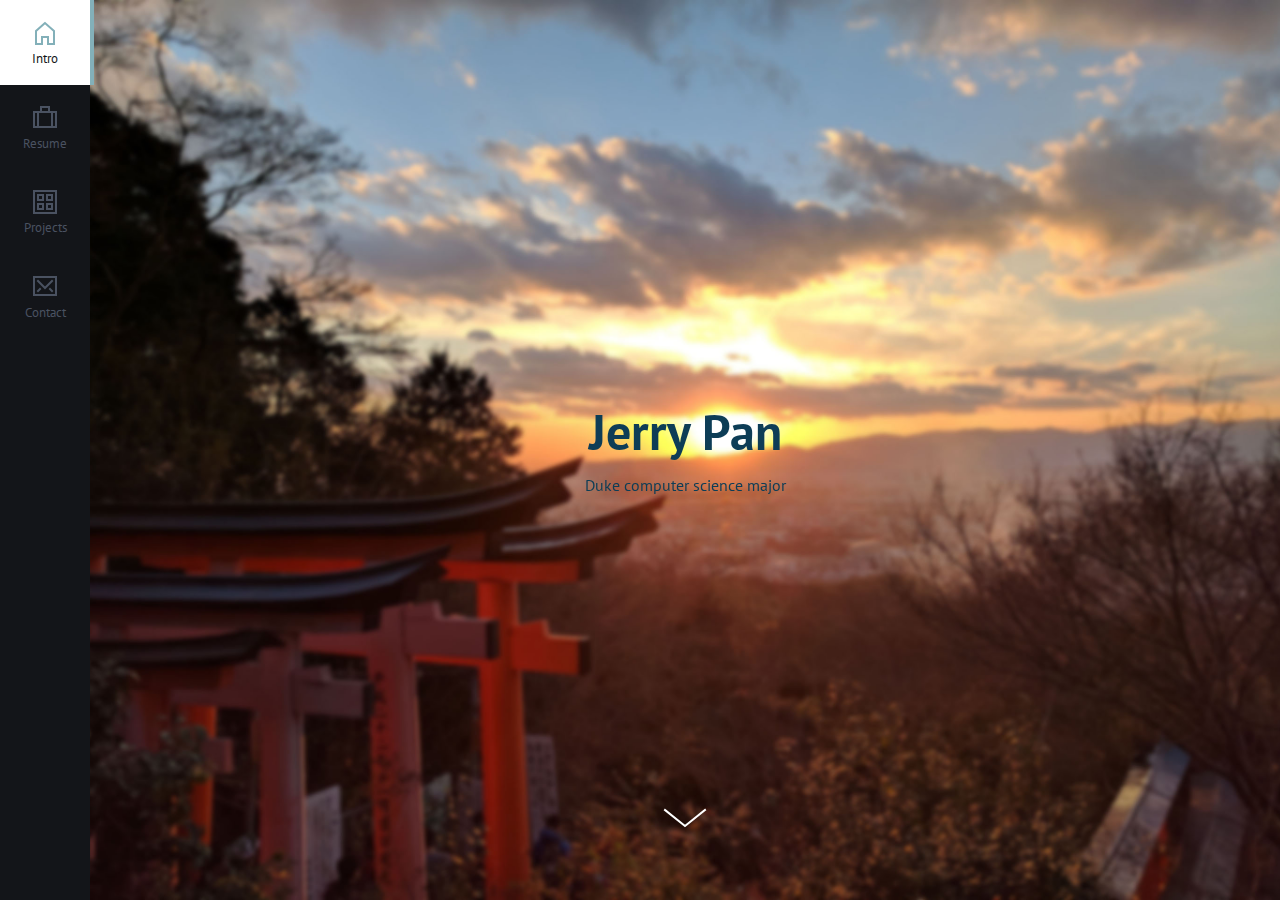
<file: index.html>
<!doctype html>
<html lang="en" class="no-js">
<head>
	<meta charset="UTF-8">
	<meta name="viewport" content="width=device-width, initial-scale=1">

	<link href='http://fonts.googleapis.com/css?family=PT+Sans:400,700' rel='stylesheet' type='text/css'>

	<link rel="stylesheet" href="css/reset.css"> <!-- CSS reset -->
	<link rel="stylesheet" href="css/style.css"> <!-- Resource style -->
	<link rel="stylesheet" href="css/grid12.css">
	<script src="js/modernizr.js"></script> <!-- Modernizr -->

	<title>Jerry Pan | Personal Website</title>
</head>
<body>
	<nav class="cd-side-navigation">
		<ul>
			<li>
				<a href="#0" class="selected" data-menu="index">
					<svg class="nc-icon outline" xmlns="http://www.w3.org/2000/svg" xmlns:xlink="http://www.w3.org/1999/xlink" x="0px" y="0px" width="24px" height="24px" viewBox="0 0 24 24"><g transform="translate(0, 0)"> <polygon fill="none" stroke="#4a5261" stroke-width="2" stroke-linecap="square" stroke-miterlimit="10" points="12,2 3,10 3,23 9,23 9,16 15,16 15,23 21,23 21,10 " stroke-linejoin="miter"></polygon> </g></svg>
					Intro
				</a>
			</li>

			<li>
				<a href="#0" data-menu="resume">
					<svg class="nc-icon outline" xmlns="http://www.w3.org/2000/svg" xmlns:xlink="http://www.w3.org/1999/xlink" x="0px" y="0px" width="24px" height="24px" viewBox="0 0 24 24"><g transform="translate(0, 0)"> <polyline data-color="color-2" fill="none" stroke="#4a5261" stroke-width="2" stroke-linecap="square" stroke-miterlimit="10" points=" 16,7 16,2 8,2 8,7 " stroke-linejoin="miter"></polyline> <rect x="1" y="7" fill="none" stroke="#4a5261" stroke-width="2" stroke-linecap="square" stroke-miterlimit="10" width="22" height="15" stroke-linejoin="miter"></rect> <line fill="none" stroke="#4a5261" stroke-width="2" stroke-linecap="square" stroke-miterlimit="10" x1="5" y1="7" x2="5" y2="22" stroke-linejoin="miter"></line> <line fill="none" stroke="#4a5261" stroke-width="2" stroke-linecap="square" stroke-miterlimit="10" x1="19" y1="7" x2="19" y2="22" stroke-linejoin="miter"></line> </g></svg>
					Resume
				</a>
			</li>

			<li>
				<a href="#0" data-menu="projects">
					<svg class="nc-icon outline" xmlns="http://www.w3.org/2000/svg" xmlns:xlink="http://www.w3.org/1999/xlink" x="0px" y="0px" width="24px" height="24px" viewBox="0 0 24 24"><g transform="translate(0, 0)"> <rect x="1" y="1" fill="none" stroke="#4a5261" stroke-width="2" stroke-linecap="square" stroke-miterlimit="10" width="22" height="22" stroke-linejoin="miter"></rect> <rect data-color="color-2" x="5" y="5" fill="none" stroke="#4a5261" stroke-width="2" stroke-linecap="square" stroke-miterlimit="10" width="5" height="5" stroke-linejoin="miter"></rect> <rect data-color="color-2" x="14" y="5" fill="none" stroke="#4a5261" stroke-width="2" stroke-linecap="square" stroke-miterlimit="10" width="5" height="5" stroke-linejoin="miter"></rect> <rect data-color="color-2" x="5" y="14" fill="none" stroke="#4a5261" stroke-width="2" stroke-linecap="square" stroke-miterlimit="10" width="5" height="5" stroke-linejoin="miter"></rect> <rect data-color="color-2" x="14" y="14" fill="none" stroke="#4a5261" stroke-width="2" stroke-linecap="square" stroke-miterlimit="10" width="5" height="5" stroke-linejoin="miter"></rect> </g></svg>
					Projects
				</a>
			</li>

			<li>
				<a href="#0" data-menu="contact">
					<svg class="nc-icon outline" xmlns="http://www.w3.org/2000/svg" xmlns:xlink="http://www.w3.org/1999/xlink" x="0px" y="0px" width="24px" height="24px" viewBox="0 0 24 24"><g transform="translate(0, 0)"> <polyline data-color="color-2" fill="none" stroke="#4a5261" stroke-width="2" stroke-linecap="square" stroke-miterlimit="10" points=" 19,7 12,14 5,7 " stroke-linejoin="miter"></polyline> <rect x="1" y="3" fill="none" stroke="#4a5261" stroke-width="2" stroke-linecap="square" stroke-miterlimit="10" width="22" height="18" stroke-linejoin="miter"></rect> <line data-color="color-2" fill="none" stroke="#4a5261" stroke-width="2" stroke-linecap="square" stroke-miterlimit="10" x1="7" y1="15" x2="5" y2="17" stroke-linejoin="miter"></line> <line data-color="color-2" fill="none" stroke="#4a5261" stroke-width="2" stroke-linecap="square" stroke-miterlimit="10" x1="17" y1="15" x2="19" y2="17" stroke-linejoin="miter"></line> </g></svg>
					</svg>
					Contact
				</a>
			</li>
		</ul>
	</nav> <!-- .cd-side-navigation -->

	<main class="cd-main">
		<section class="cd-section index visible">
			<header>
				<div class="cd-title">
					<h2>Jerry Pan</h2>
					<h3>Duke computer science major</h3>
				</div>
				<a href="#index-content" class="cd-scroll">Scroll Down</a>
			</header>
			<div class="cd-content" id="index-content">
				<div class="photoContainer">
						<img id="photo" src="./img/profilepicture.png"/>
				</div>
				<p>
					Hello, I am Jerry! I am a junior at Duke University studying computer science. I am primarily interested in the fields of machine learning, artificial intelligence, and virtual reality. I want to use machine learning and artificial intelligence to solve interesting and challenging problems.
				</p>
				<p>
					Some of the cool things I have done in the past include building a trash/recycling sorter, predicting wait times at Disney, and building a convolutional neural network to predict handwritten digits. Check out all the cool things I have done in the <a class="projectsLink" href="#0" data-menu="projects">projects</a> section!
				</p>
				<p>
					In my free time, I like to play video games, watch anime, and take photos. With the recent news of the DeepMind AI challenging professional players and the release of the Starcraft II machine learning API, I am excited to combine my professional passions with my hobbies. In addition, I really like taking photos, especially of the places I have visited. There are lots of breathtaking places in the world, and I would like to explore all of them one day and capture them with my camera. All of the background photos for each section was taken by me (besides the Duke Class of 2019 photo, I was in the photo though!).
				</p>
			</div> <!-- .cd-content -->
		</section> <!-- .cd-section -->
	</main> <!-- .cd-main -->

	<div id="cd-loading-bar" data-scale="1" class="index"></div> <!-- lateral loading bar -->
<script src="js/jquery-2.1.4.js"></script>
<script src="js/velocity.min.js"></script>
<script src="js/main.js"></script> <!-- Resource jQuery -->
</body>
</html>
</file>
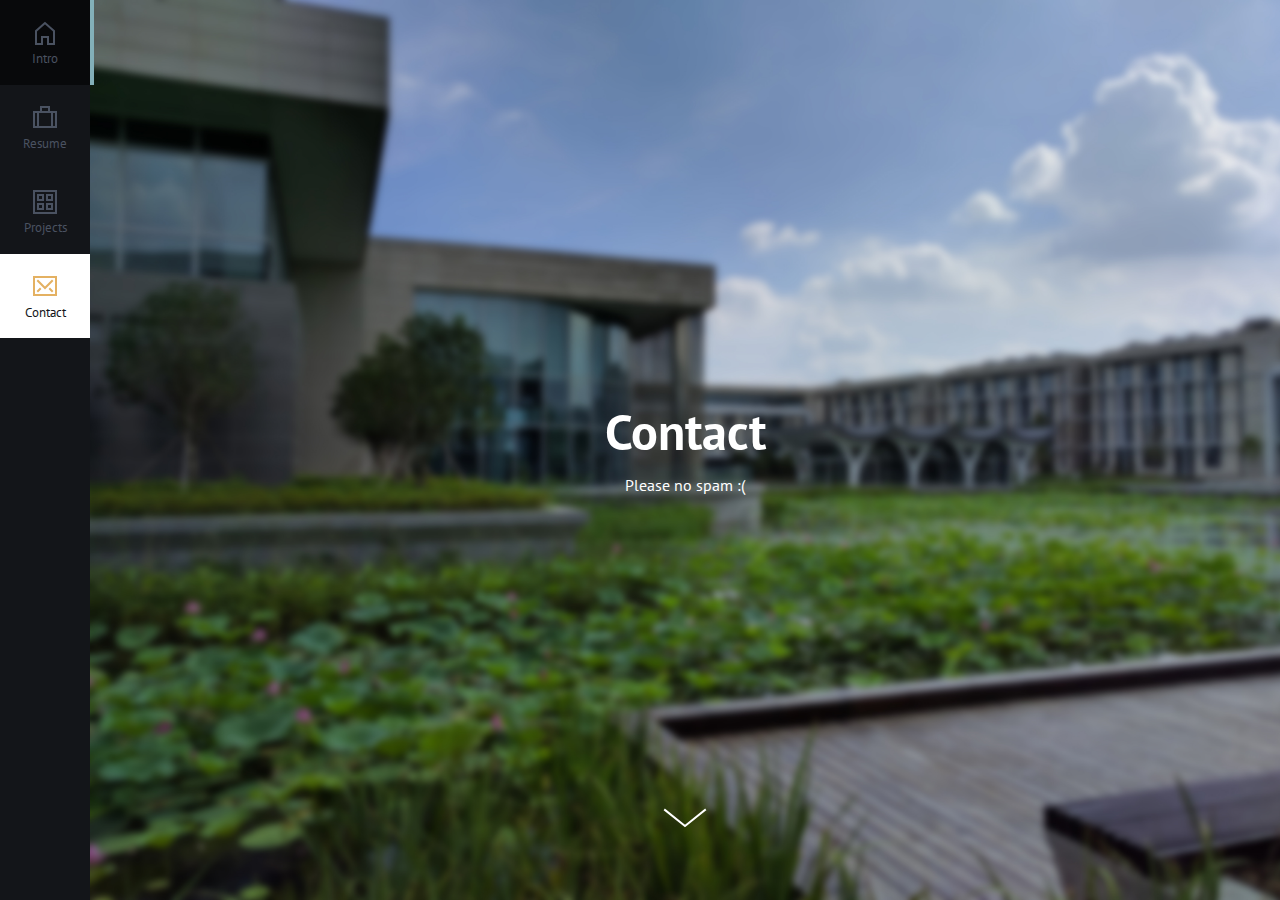
<file: contact.html>
<!doctype html>
<html lang="en" class="no-js">
<head>
	<meta charset="UTF-8">
	<meta name="viewport" content="width=device-width, initial-scale=1">

	<link href='http://fonts.googleapis.com/css?family=PT+Sans:400,700' rel='stylesheet' type='text/css'>

	<link rel="stylesheet" href="css/reset.css"> <!-- CSS reset -->
	<link rel="stylesheet" href="css/style.css"> <!-- Resource style -->
	<link rel="stylesheet" href="css/grid12.css">
	<script src="js/modernizr.js"></script> <!-- Modernizr -->
  	
	<title>Jerry Pan | Personal Website</title>
</head>
<body>
	<nav class="cd-side-navigation">
		<ul>
			<li>
				<a href="#0" data-menu="index">
					<svg class="nc-icon outline" xmlns="http://www.w3.org/2000/svg" xmlns:xlink="http://www.w3.org/1999/xlink" x="0px" y="0px" width="24px" height="24px" viewBox="0 0 24 24"><g transform="translate(0, 0)"> <polygon fill="none" stroke="#4a5261" stroke-width="2" stroke-linecap="square" stroke-miterlimit="10" points="12,2 3,10 3,23 9,23 9,16 15,16 15,23 21,23 21,10 " stroke-linejoin="miter"></polygon> </g></svg>
					Intro
				</a>
			</li>

			<li>
				<a href="#0" data-menu="resume">
					<svg class="nc-icon outline" xmlns="http://www.w3.org/2000/svg" xmlns:xlink="http://www.w3.org/1999/xlink" x="0px" y="0px" width="24px" height="24px" viewBox="0 0 24 24"><g transform="translate(0, 0)"> <polyline data-color="color-2" fill="none" stroke="#4a5261" stroke-width="2" stroke-linecap="square" stroke-miterlimit="10" points=" 16,7 16,2 8,2 8,7 " stroke-linejoin="miter"></polyline> <rect x="1" y="7" fill="none" stroke="#4a5261" stroke-width="2" stroke-linecap="square" stroke-miterlimit="10" width="22" height="15" stroke-linejoin="miter"></rect> <line fill="none" stroke="#4a5261" stroke-width="2" stroke-linecap="square" stroke-miterlimit="10" x1="5" y1="7" x2="5" y2="22" stroke-linejoin="miter"></line> <line fill="none" stroke="#4a5261" stroke-width="2" stroke-linecap="square" stroke-miterlimit="10" x1="19" y1="7" x2="19" y2="22" stroke-linejoin="miter"></line> </g></svg>
					Resume
				</a>
			</li>

			<li>
				<a href="#0" data-menu="projects">
					<svg class="nc-icon outline" xmlns="http://www.w3.org/2000/svg" xmlns:xlink="http://www.w3.org/1999/xlink" x="0px" y="0px" width="24px" height="24px" viewBox="0 0 24 24"><g transform="translate(0, 0)"> <rect x="1" y="1" fill="none" stroke="#4a5261" stroke-width="2" stroke-linecap="square" stroke-miterlimit="10" width="22" height="22" stroke-linejoin="miter"></rect> <rect data-color="color-2" x="5" y="5" fill="none" stroke="#4a5261" stroke-width="2" stroke-linecap="square" stroke-miterlimit="10" width="5" height="5" stroke-linejoin="miter"></rect> <rect data-color="color-2" x="14" y="5" fill="none" stroke="#4a5261" stroke-width="2" stroke-linecap="square" stroke-miterlimit="10" width="5" height="5" stroke-linejoin="miter"></rect> <rect data-color="color-2" x="5" y="14" fill="none" stroke="#4a5261" stroke-width="2" stroke-linecap="square" stroke-miterlimit="10" width="5" height="5" stroke-linejoin="miter"></rect> <rect data-color="color-2" x="14" y="14" fill="none" stroke="#4a5261" stroke-width="2" stroke-linecap="square" stroke-miterlimit="10" width="5" height="5" stroke-linejoin="miter"></rect> </g></svg>
					Projects
				</a>
			</li>

			<li>
				<a href="#0" class="selected" data-menu="contact">
					<svg class="nc-icon outline" xmlns="http://www.w3.org/2000/svg" xmlns:xlink="http://www.w3.org/1999/xlink" x="0px" y="0px" width="24px" height="24px" viewBox="0 0 24 24"><g transform="translate(0, 0)"> <polyline data-color="color-2" fill="none" stroke="#4a5261" stroke-width="2" stroke-linecap="square" stroke-miterlimit="10" points=" 19,7 12,14 5,7 " stroke-linejoin="miter"></polyline> <rect x="1" y="3" fill="none" stroke="#4a5261" stroke-width="2" stroke-linecap="square" stroke-miterlimit="10" width="22" height="18" stroke-linejoin="miter"></rect> <line data-color="color-2" fill="none" stroke="#4a5261" stroke-width="2" stroke-linecap="square" stroke-miterlimit="10" x1="7" y1="15" x2="5" y2="17" stroke-linejoin="miter"></line> <line data-color="color-2" fill="none" stroke="#4a5261" stroke-width="2" stroke-linecap="square" stroke-miterlimit="10" x1="17" y1="15" x2="19" y2="17" stroke-linejoin="miter"></line> </g></svg>
					</svg>
					Contact
				</a>
			</li>
		</ul>
	</nav> <!-- .cd-side-navigation -->
	
	<main class="cd-main">
		<section class="cd-section contact visible">
			<header>
				<div class="cd-title contact-title">
					<h2>Contact</h2>
					<h3>Please no spam :(</h3>
				</div>

				<a href="#contact-content" class="cd-scroll">Scroll Down</a>
			</header>

			<div class="cd-content" id="contact-content">
				<p>Feel free to contact me about anything! <br> My email is jerry dot pan at duke dot edu</p>

				<p><ul id="social">
						<li><a target="_blank" href="https://www.facebook.com/MastaPan">Facebook</a></li> |
						<li><a target="_blank" href="https://github.com/jerryqypan">Github</a></li> |
						<li><a target="_blank" href="https://www.linkedin.com/in/jerry-pan-44510196">Linkedin</a></li>
					</ul>
				</p>
				<p>This website was made using <a target="_blank" href="https://codyhouse.co/gem/animated-page-transition-2/">this</a> template (I wish I could build this dope website from scratch though!).</p>
			</div> <!-- .cd-content -->
		</section> <!-- .cd-section -->
	</main> <!-- .cd-main -->

	<div id="cd-loading-bar" data-scale="1" class="contact"></div> <!-- lateral loading bar -->
<script src="js/jquery-2.1.4.js"></script>
<script src="js/velocity.min.js"></script>
<script src="js/main.js"></script> <!-- Resource jQuery -->
</body>
</html>
</file>
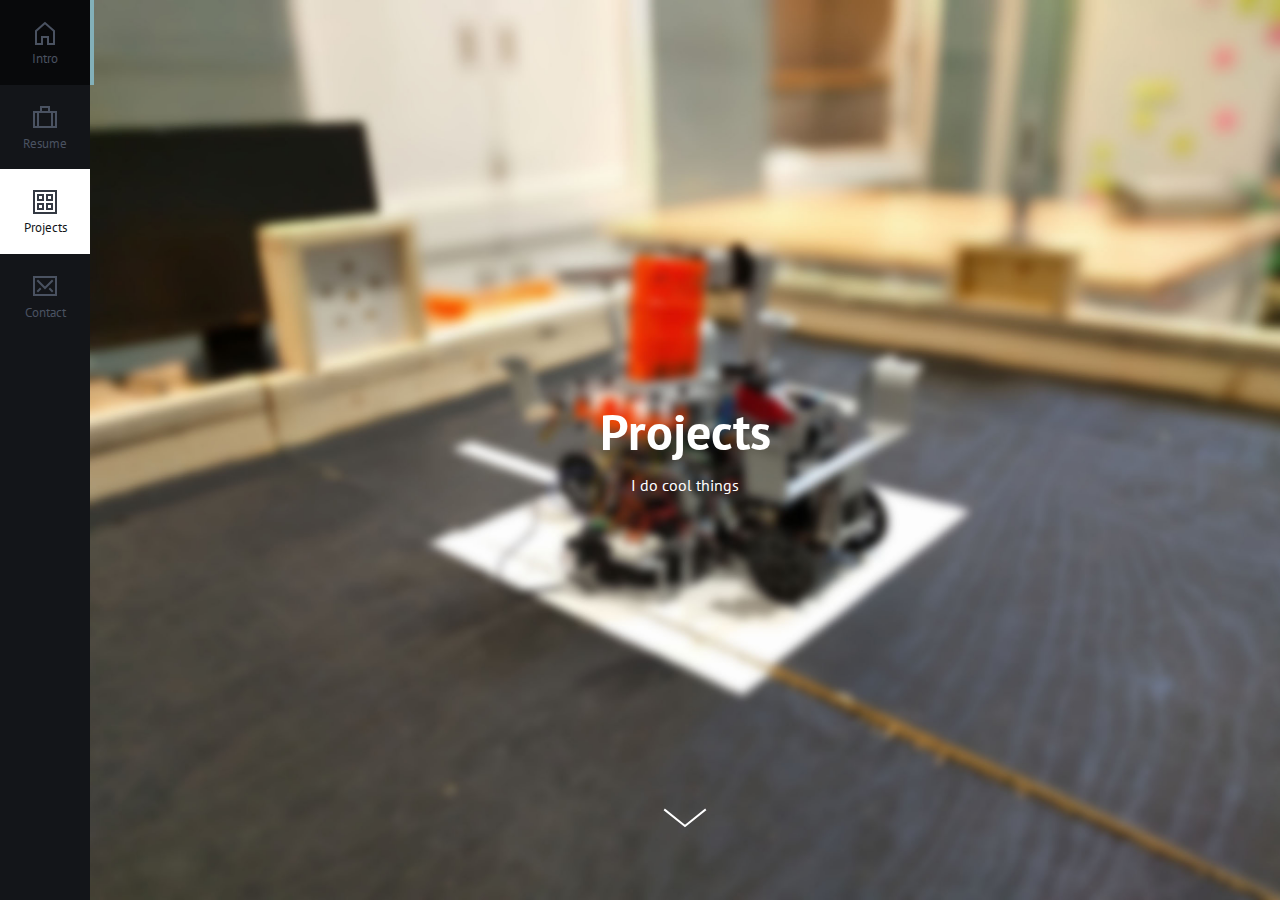
<file: projects.html>
<!doctype html>
<html lang="en" class="no-js">
<head>
	<meta charset="UTF-8">
	<meta name="viewport" content="width=device-width, initial-scale=1">

	<link href='http://fonts.googleapis.com/css?family=PT+Sans:400,700' rel='stylesheet' type='text/css'>
	<link rel="stylesheet" href="css/reset.css"> <!-- CSS reset -->
	<link rel="stylesheet" href="css/style.css"> <!-- Resource style -->
	<link rel="stylesheet" href="css/grid12.css">
	<script src="js/modernizr.js"></script> <!-- Modernizr -->

	<title>Jerry Pan | Personal Website</title>
</head>
<body>
	<nav class="cd-side-navigation">
		<ul>
			<li>
				<a href="#0" data-menu="index">
					<svg class="nc-icon outline" xmlns="http://www.w3.org/2000/svg" xmlns:xlink="http://www.w3.org/1999/xlink" x="0px" y="0px" width="24px" height="24px" viewBox="0 0 24 24"><g transform="translate(0, 0)"> <polygon fill="none" stroke="#4a5261" stroke-width="2" stroke-linecap="square" stroke-miterlimit="10" points="12,2 3,10 3,23 9,23 9,16 15,16 15,23 21,23 21,10 " stroke-linejoin="miter"></polygon> </g></svg>
					Intro
				</a>
			</li>

			<li>
				<a href="#0" data-menu="resume">
					<svg class="nc-icon outline" xmlns="http://www.w3.org/2000/svg" xmlns:xlink="http://www.w3.org/1999/xlink" x="0px" y="0px" width="24px" height="24px" viewBox="0 0 24 24"><g transform="translate(0, 0)"> <polyline data-color="color-2" fill="none" stroke="#4a5261" stroke-width="2" stroke-linecap="square" stroke-miterlimit="10" points=" 16,7 16,2 8,2 8,7 " stroke-linejoin="miter"></polyline> <rect x="1" y="7" fill="none" stroke="#4a5261" stroke-width="2" stroke-linecap="square" stroke-miterlimit="10" width="22" height="15" stroke-linejoin="miter"></rect> <line fill="none" stroke="#4a5261" stroke-width="2" stroke-linecap="square" stroke-miterlimit="10" x1="5" y1="7" x2="5" y2="22" stroke-linejoin="miter"></line> <line fill="none" stroke="#4a5261" stroke-width="2" stroke-linecap="square" stroke-miterlimit="10" x1="19" y1="7" x2="19" y2="22" stroke-linejoin="miter"></line> </g></svg>
					Resume
				</a>
			</li>

			<li>
				<a href="#0" class="selected" data-menu="projects">
					<svg class="nc-icon outline" xmlns="http://www.w3.org/2000/svg" xmlns:xlink="http://www.w3.org/1999/xlink" x="0px" y="0px" width="24px" height="24px" viewBox="0 0 24 24"><g transform="translate(0, 0)"> <rect x="1" y="1" fill="none" stroke="#4a5261" stroke-width="2" stroke-linecap="square" stroke-miterlimit="10" width="22" height="22" stroke-linejoin="miter"></rect> <rect data-color="color-2" x="5" y="5" fill="none" stroke="#4a5261" stroke-width="2" stroke-linecap="square" stroke-miterlimit="10" width="5" height="5" stroke-linejoin="miter"></rect> <rect data-color="color-2" x="14" y="5" fill="none" stroke="#4a5261" stroke-width="2" stroke-linecap="square" stroke-miterlimit="10" width="5" height="5" stroke-linejoin="miter"></rect> <rect data-color="color-2" x="5" y="14" fill="none" stroke="#4a5261" stroke-width="2" stroke-linecap="square" stroke-miterlimit="10" width="5" height="5" stroke-linejoin="miter"></rect> <rect data-color="color-2" x="14" y="14" fill="none" stroke="#4a5261" stroke-width="2" stroke-linecap="square" stroke-miterlimit="10" width="5" height="5" stroke-linejoin="miter"></rect> </g></svg>
					Projects
				</a>
			</li>

			<li>
				<a href="#0" data-menu="contact">
					<svg class="nc-icon outline" xmlns="http://www.w3.org/2000/svg" xmlns:xlink="http://www.w3.org/1999/xlink" x="0px" y="0px" width="24px" height="24px" viewBox="0 0 24 24"><g transform="translate(0, 0)"> <polyline data-color="color-2" fill="none" stroke="#4a5261" stroke-width="2" stroke-linecap="square" stroke-miterlimit="10" points=" 19,7 12,14 5,7 " stroke-linejoin="miter"></polyline> <rect x="1" y="3" fill="none" stroke="#4a5261" stroke-width="2" stroke-linecap="square" stroke-miterlimit="10" width="22" height="18" stroke-linejoin="miter"></rect> <line data-color="color-2" fill="none" stroke="#4a5261" stroke-width="2" stroke-linecap="square" stroke-miterlimit="10" x1="7" y1="15" x2="5" y2="17" stroke-linejoin="miter"></line> <line data-color="color-2" fill="none" stroke="#4a5261" stroke-width="2" stroke-linecap="square" stroke-miterlimit="10" x1="17" y1="15" x2="19" y2="17" stroke-linejoin="miter"></line> </g></svg>
					</svg>
					Contact
				</a>
			</li>
		</ul>
	</nav> <!-- .cd-side-navigation -->
	
	<main class="cd-main">
		<section class="cd-section projects visible">
			<header>
				<div class="cd-title project-title">
					<h2>Projects</h2>
					<h3>I do cool things</h3>
				</div>

				<a href="#projects-content" class="cd-scroll">Scroll Down</a>
			</header>

			<div class="cd-content" id="projects-content">
				<div class="row">
					<div class="col-md-6">
						<div class="paper project">
							<img class="poster project" src="img/smartRecycler.jpg"/>
							<h1 class="project">Smart Recycler</h1>
							<h2>Python, OpenCV, Audrino, Microsoft CV API </h2>
							<hr class="project"/>
							<p> At HackDuke 2016, our team built a robot that seperated trash from recycable items using a webcam. I worked on the software of the project: developing the script to detect object placement, uploading the image to Microsoft CV API, and communicating with the Arduino on how to sort. Check out the robot in action <a href="https://www.youtube.com/watch?v=HsMHaefJWgg" target="blank">here</a>. We won the best use of Microsoft API at HackDuke!</p>
							<a href="https://devpost.com/software/test-5bj3ok" target="_blank" class="btn project">Read More</a>
							<div class="space project"></div>
						</div>
					</div><!-- .col-md-6 -->
					<div class="col-md-6">
						<div class="paper project">
							<img class="poster project" src="img/ieeeWebsite.jpg"/>
							<h1 class="project">IEEE Website</h1>
							<h2 class="project">Bootstrap, HTML, CSS, Javascript</h2>
							<hr class="project"/>
							<p class="project">I have been the Duke IEEE's webmaster since freshmen year, and my first goal as webmaster was to build a new Duke IEEE website. I used the creative Bootstrap template and it turned out really well, albeit the code is abit messy. The website is viewable <a href="https://dukeieee.github.io/" target="_blank">here</a>. Although the website is published, I am constantly updating the contents and adding new features!</p>
							<a href="https://github.com/DukeIEEE/DukeIEEE.github.io" target="_blank" class="btn project">Read More</a>
							<div class="space project"></div>
						</div>
					</div><!-- .col-md-6 -->
				</div><!-- .row -->
				<div class="row">
					<div class="col-md-6">
						<div class="paper project">
							<img class="poster project" src="img/dataPlusPoster.jpg"/>
							<h1 class="project">Smarter Routing in Theme Parks</h1>
							<h2>R, Nodejs, MySQL</h2>
							<hr class="project"/>
							<p>Over the summer I participated in the Data+ program. My team's project was to predict the wait times in Disney world. I worked a lot on processing and filtering the data into a easily manipulatable format, and collecting additional data using Nodejs to scrape wait times from Disney and store the data into a local MySQL database.</p>
							<a target="_blank" href="./pdf/poster.pdf" class="btn project">Read More</a>
							<div class="space project"></div>
						</div>
					</div><!-- .col-md-6 -->
					<div class="col-md-6">
						<div class="paper project">
							<img class="poster project" src="img/dukeTextbookExchange.jpg"/>
							<h1 class="project">Duke Textbook Exchange</h1>
							<h2 class="project">HTML, CSS, Javascript, SQL, PHP</h2>
							<hr class="project"/>
							<p class="project">For our final project in CS190s, my group built a website that facilitates the exchange of textbooks between students at Duke. The website allows students to create an account and post listings of textbooks they finished using and allows other students to search the listings and contact the seller of the textbook they want.</p>
							<!-- <a target="_blank" href="https://github.com/cs-190/t2-IDK" class="btn project">Read More</a> -->
							<div class="space project"></div>
							<div class="space project"></div>
						</div>
					</div><!-- .col-md-6 -->
				</div><!-- .row -->
			</div> <!-- .cd-content -->
		</section> <!-- .cd-section -->
	</main> <!-- .cd-main -->

	<div id="cd-loading-bar" data-scale="1" class="projects"></div> <!-- lateral loading bar -->
<script src="js/jquery-2.1.4.js"></script>
<script src="js/velocity.min.js"></script>
<script src="js/main.js"></script> <!-- Resource jQuery -->
</body>
</html>
</file>
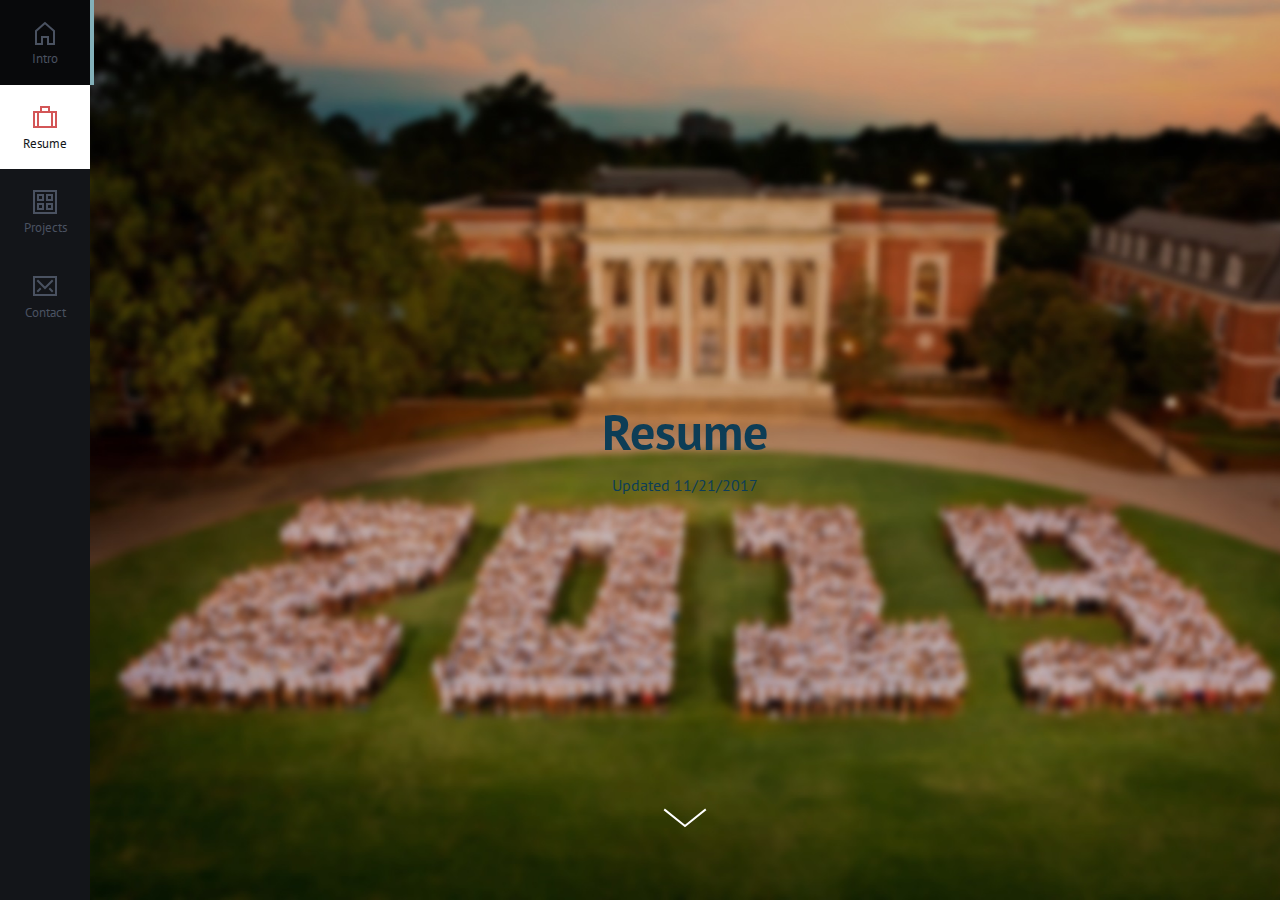
<file: resume.html>
<!doctype html>
<html lang="en" class="no-js">
<head>
	<meta charset="UTF-8">
	<meta name="viewport" content="width=device-width, initial-scale=1">

	<link href='http://fonts.googleapis.com/css?family=PT+Sans:400,700' rel='stylesheet' type='text/css'>

	<link rel="stylesheet" href="css/reset.css"> <!-- CSS reset -->
	<link rel="stylesheet" href="css/style.css"> <!-- Resource style -->
	<link rel="stylesheet" href="css/grid12.css">
	<script src="js/modernizr.js"></script> <!-- Modernizr -->

	<title>Jerry Pan | Personal Website</title>
</head>
<body>
	<nav class="cd-side-navigation">
		<ul>
			<li>
				<a href="#0" data-menu="index">
					<svg class="nc-icon outline" xmlns="http://www.w3.org/2000/svg" xmlns:xlink="http://www.w3.org/1999/xlink" x="0px" y="0px" width="24px" height="24px" viewBox="0 0 24 24"><g transform="translate(0, 0)"> <polygon fill="none" stroke="#4a5261" stroke-width="2" stroke-linecap="square" stroke-miterlimit="10" points="12,2 3,10 3,23 9,23 9,16 15,16 15,23 21,23 21,10 " stroke-linejoin="miter"></polygon> </g></svg>
					Intro
				</a>
			</li>

			<li>
				<a class="selected" href="#0" data-menu="resume">
					<svg class="nc-icon outline" xmlns="http://www.w3.org/2000/svg" xmlns:xlink="http://www.w3.org/1999/xlink" x="0px" y="0px" width="24px" height="24px" viewBox="0 0 24 24"><g transform="translate(0, 0)"> <polyline data-color="color-2" fill="none" stroke="#4a5261" stroke-width="2" stroke-linecap="square" stroke-miterlimit="10" points=" 16,7 16,2 8,2 8,7 " stroke-linejoin="miter"></polyline> <rect x="1" y="7" fill="none" stroke="#4a5261" stroke-width="2" stroke-linecap="square" stroke-miterlimit="10" width="22" height="15" stroke-linejoin="miter"></rect> <line fill="none" stroke="#4a5261" stroke-width="2" stroke-linecap="square" stroke-miterlimit="10" x1="5" y1="7" x2="5" y2="22" stroke-linejoin="miter"></line> <line fill="none" stroke="#4a5261" stroke-width="2" stroke-linecap="square" stroke-miterlimit="10" x1="19" y1="7" x2="19" y2="22" stroke-linejoin="miter"></line> </g></svg>
					Resume
				</a>
			</li>

			<li>
				<a href="#0" data-menu="projects">
					<svg class="nc-icon outline" xmlns="http://www.w3.org/2000/svg" xmlns:xlink="http://www.w3.org/1999/xlink" x="0px" y="0px" width="24px" height="24px" viewBox="0 0 24 24"><g transform="translate(0, 0)"> <rect x="1" y="1" fill="none" stroke="#4a5261" stroke-width="2" stroke-linecap="square" stroke-miterlimit="10" width="22" height="22" stroke-linejoin="miter"></rect> <rect data-color="color-2" x="5" y="5" fill="none" stroke="#4a5261" stroke-width="2" stroke-linecap="square" stroke-miterlimit="10" width="5" height="5" stroke-linejoin="miter"></rect> <rect data-color="color-2" x="14" y="5" fill="none" stroke="#4a5261" stroke-width="2" stroke-linecap="square" stroke-miterlimit="10" width="5" height="5" stroke-linejoin="miter"></rect> <rect data-color="color-2" x="5" y="14" fill="none" stroke="#4a5261" stroke-width="2" stroke-linecap="square" stroke-miterlimit="10" width="5" height="5" stroke-linejoin="miter"></rect> <rect data-color="color-2" x="14" y="14" fill="none" stroke="#4a5261" stroke-width="2" stroke-linecap="square" stroke-miterlimit="10" width="5" height="5" stroke-linejoin="miter"></rect> </g></svg>
					Projects
				</a>
			</li>

			<li>
				<a href="#0" data-menu="contact">
					<svg class="nc-icon outline" xmlns="http://www.w3.org/2000/svg" xmlns:xlink="http://www.w3.org/1999/xlink" x="0px" y="0px" width="24px" height="24px" viewBox="0 0 24 24"><g transform="translate(0, 0)"> <polyline data-color="color-2" fill="none" stroke="#4a5261" stroke-width="2" stroke-linecap="square" stroke-miterlimit="10" points=" 19,7 12,14 5,7 " stroke-linejoin="miter"></polyline> <rect x="1" y="3" fill="none" stroke="#4a5261" stroke-width="2" stroke-linecap="square" stroke-miterlimit="10" width="22" height="18" stroke-linejoin="miter"></rect> <line data-color="color-2" fill="none" stroke="#4a5261" stroke-width="2" stroke-linecap="square" stroke-miterlimit="10" x1="7" y1="15" x2="5" y2="17" stroke-linejoin="miter"></line> <line data-color="color-2" fill="none" stroke="#4a5261" stroke-width="2" stroke-linecap="square" stroke-miterlimit="10" x1="17" y1="15" x2="19" y2="17" stroke-linejoin="miter"></line> </g></svg>
					</svg>
					Contact
				</a>
			</li>
		</ul>
	</nav> <!-- .cd-side-navigation -->

	<main class="cd-main">
		<section class="cd-section resume visible">
			<header>
				<div class="cd-title resume">
					<h2>Resume</h2>
					<h3>Updated 11/21/2017</h3>
					<span></span>
				</div>

				<a href="#resume-content" class="cd-scroll">Scroll Down</a>
			</header>

			<div class="cd-content" id="resume-content">
				<a target="_blank" href="./pdf/resume.pdf" ><img src="./img/resume.png"/></a>
			</div> <!-- .cd-content -->
		</section> <!-- .cd-section -->
	</main> <!-- .cd-main -->

	<div id="cd-loading-bar" data-scale="1" class="resume"></div> <!-- lateral loading bar -->
<script src="js/jquery-2.1.4.js"></script>
<script src="js/velocity.min.js"></script>
<script src="js/main.js"></script> <!-- Resource jQuery -->
</body>
</html>
</file>
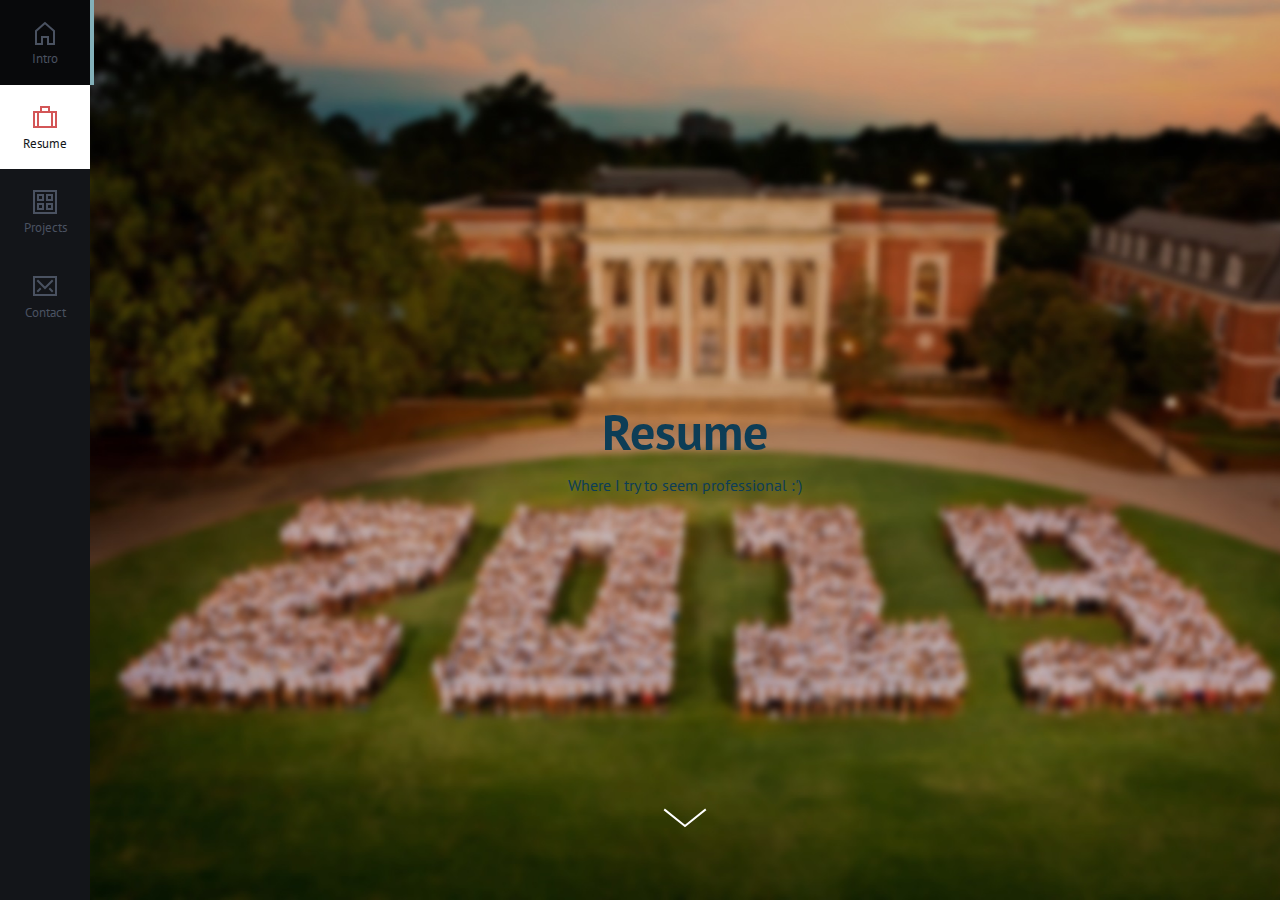
<file: Resume.html>
<!doctype html>
<html lang="en" class="no-js">
<head>
	<meta charset="UTF-8">
	<meta name="viewport" content="width=device-width, initial-scale=1">

	<link href='http://fonts.googleapis.com/css?family=PT+Sans:400,700' rel='stylesheet' type='text/css'>

	<link rel="stylesheet" href="css/reset.css"> <!-- CSS reset -->
	<link rel="stylesheet" href="css/style.css"> <!-- Resource style -->
	<link rel="stylesheet" href="css/grid12.css">
	<script src="js/modernizr.js"></script> <!-- Modernizr -->
  	
	<title>Jerry Pan | Personal Website</title>
</head>
<body>
	<nav class="cd-side-navigation">
		<ul>
			<li>
				<a href="#0" data-menu="index">
					<svg class="nc-icon outline" xmlns="http://www.w3.org/2000/svg" xmlns:xlink="http://www.w3.org/1999/xlink" x="0px" y="0px" width="24px" height="24px" viewBox="0 0 24 24"><g transform="translate(0, 0)"> <polygon fill="none" stroke="#4a5261" stroke-width="2" stroke-linecap="square" stroke-miterlimit="10" points="12,2 3,10 3,23 9,23 9,16 15,16 15,23 21,23 21,10 " stroke-linejoin="miter"></polygon> </g></svg>
					Intro
				</a>
			</li>

			<li>
				<a class="selected" href="#0" data-menu="resume">
					<svg class="nc-icon outline" xmlns="http://www.w3.org/2000/svg" xmlns:xlink="http://www.w3.org/1999/xlink" x="0px" y="0px" width="24px" height="24px" viewBox="0 0 24 24"><g transform="translate(0, 0)"> <polyline data-color="color-2" fill="none" stroke="#4a5261" stroke-width="2" stroke-linecap="square" stroke-miterlimit="10" points=" 16,7 16,2 8,2 8,7 " stroke-linejoin="miter"></polyline> <rect x="1" y="7" fill="none" stroke="#4a5261" stroke-width="2" stroke-linecap="square" stroke-miterlimit="10" width="22" height="15" stroke-linejoin="miter"></rect> <line fill="none" stroke="#4a5261" stroke-width="2" stroke-linecap="square" stroke-miterlimit="10" x1="5" y1="7" x2="5" y2="22" stroke-linejoin="miter"></line> <line fill="none" stroke="#4a5261" stroke-width="2" stroke-linecap="square" stroke-miterlimit="10" x1="19" y1="7" x2="19" y2="22" stroke-linejoin="miter"></line> </g></svg>
					Resume
				</a>
			</li>

			<li>
				<a href="#0" data-menu="projects">
					<svg class="nc-icon outline" xmlns="http://www.w3.org/2000/svg" xmlns:xlink="http://www.w3.org/1999/xlink" x="0px" y="0px" width="24px" height="24px" viewBox="0 0 24 24"><g transform="translate(0, 0)"> <rect x="1" y="1" fill="none" stroke="#4a5261" stroke-width="2" stroke-linecap="square" stroke-miterlimit="10" width="22" height="22" stroke-linejoin="miter"></rect> <rect data-color="color-2" x="5" y="5" fill="none" stroke="#4a5261" stroke-width="2" stroke-linecap="square" stroke-miterlimit="10" width="5" height="5" stroke-linejoin="miter"></rect> <rect data-color="color-2" x="14" y="5" fill="none" stroke="#4a5261" stroke-width="2" stroke-linecap="square" stroke-miterlimit="10" width="5" height="5" stroke-linejoin="miter"></rect> <rect data-color="color-2" x="5" y="14" fill="none" stroke="#4a5261" stroke-width="2" stroke-linecap="square" stroke-miterlimit="10" width="5" height="5" stroke-linejoin="miter"></rect> <rect data-color="color-2" x="14" y="14" fill="none" stroke="#4a5261" stroke-width="2" stroke-linecap="square" stroke-miterlimit="10" width="5" height="5" stroke-linejoin="miter"></rect> </g></svg>
					Projects
				</a>
			</li>

			<li>
				<a href="#0" data-menu="contact">
					<svg class="nc-icon outline" xmlns="http://www.w3.org/2000/svg" xmlns:xlink="http://www.w3.org/1999/xlink" x="0px" y="0px" width="24px" height="24px" viewBox="0 0 24 24"><g transform="translate(0, 0)"> <polyline data-color="color-2" fill="none" stroke="#4a5261" stroke-width="2" stroke-linecap="square" stroke-miterlimit="10" points=" 19,7 12,14 5,7 " stroke-linejoin="miter"></polyline> <rect x="1" y="3" fill="none" stroke="#4a5261" stroke-width="2" stroke-linecap="square" stroke-miterlimit="10" width="22" height="18" stroke-linejoin="miter"></rect> <line data-color="color-2" fill="none" stroke="#4a5261" stroke-width="2" stroke-linecap="square" stroke-miterlimit="10" x1="7" y1="15" x2="5" y2="17" stroke-linejoin="miter"></line> <line data-color="color-2" fill="none" stroke="#4a5261" stroke-width="2" stroke-linecap="square" stroke-miterlimit="10" x1="17" y1="15" x2="19" y2="17" stroke-linejoin="miter"></line> </g></svg>
					</svg>
					Contact
				</a>
			</li>
		</ul>
	</nav> <!-- .cd-side-navigation -->
	
	<main class="cd-main">
		<section class="cd-section resume visible">
			<header>
				<div class="cd-title resume">
					<h2>Resume</h2>
					<h3>Where I try to seem professional :')</h3>
					<span></span>
				</div>

				<a href="#resume-content" class="cd-scroll">Scroll Down</a>
			</header>

			<div class="cd-content" id="resume-content">
				<a target="_blank" href="./pdf/resume.pdf" ><img src="./img/resume.png"/></a>
			</div> <!-- .cd-content -->
		</section> <!-- .cd-section -->
	</main> <!-- .cd-main -->

	<div id="cd-loading-bar" data-scale="1" class="resume"></div> <!-- lateral loading bar -->
<script src="js/jquery-2.1.4.js"></script>
<script src="js/velocity.min.js"></script>
<script src="js/main.js"></script> <!-- Resource jQuery -->
</body>
</html>
</file>
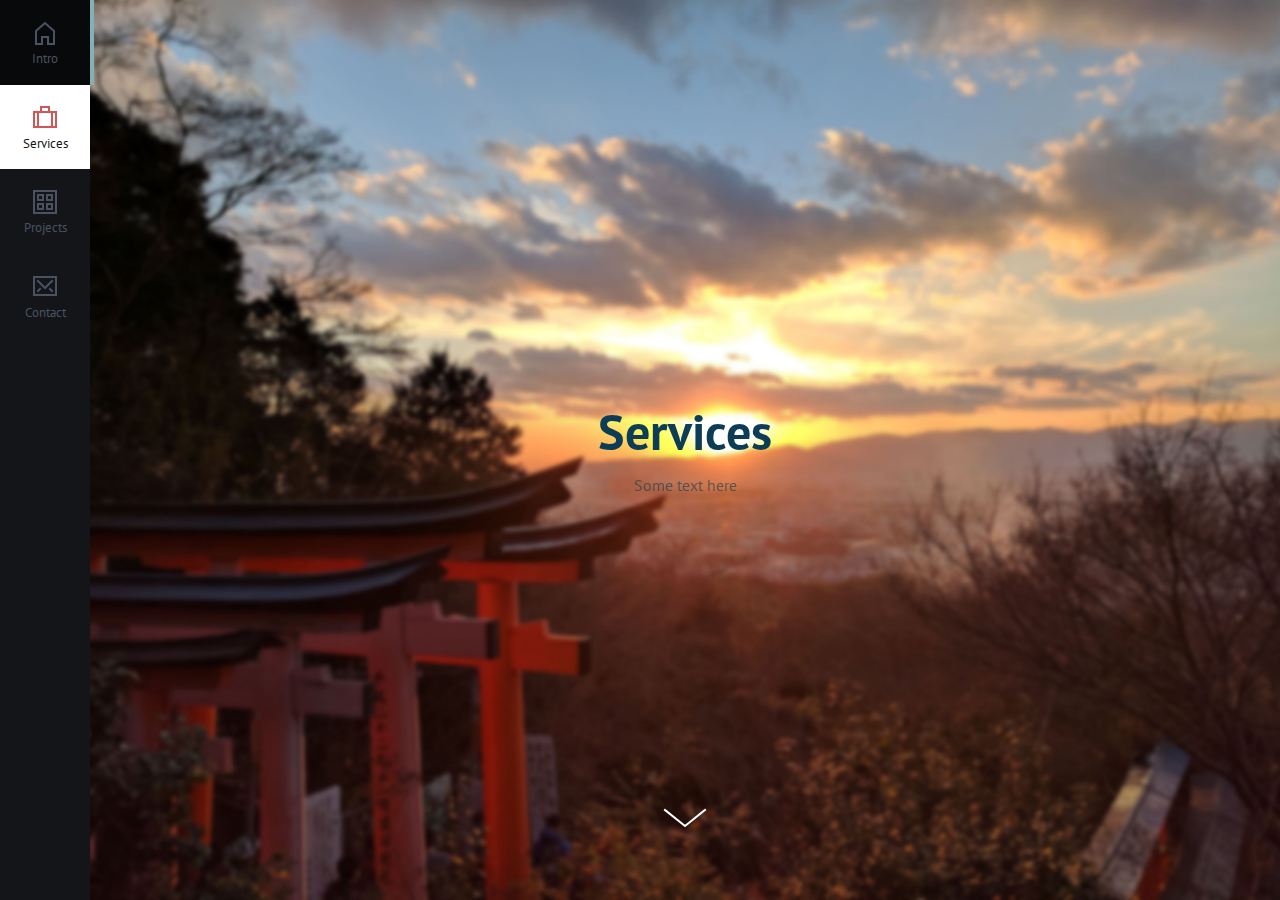
<file: services.html>
<!doctype html>
<html lang="en" class="no-js">
<head>
	<meta charset="UTF-8">
	<meta name="viewport" content="width=device-width, initial-scale=1">

	<link href='http://fonts.googleapis.com/css?family=PT+Sans:400,700' rel='stylesheet' type='text/css'>

	<link rel="stylesheet" href="css/reset.css"> <!-- CSS reset -->
	<link rel="stylesheet" href="css/style.css"> <!-- Resource style -->
	<link rel="stylesheet" href="css/grid12.css">
	<script src="js/modernizr.js"></script> <!-- Modernizr -->
  	
	<title>Animated Page Transition #2 | CodyHouse</title>
</head>
<body>
	<nav class="cd-side-navigation">
		<ul>
			<li>
				<a href="#0" data-menu="index">
					<svg class="nc-icon outline" xmlns="http://www.w3.org/2000/svg" xmlns:xlink="http://www.w3.org/1999/xlink" x="0px" y="0px" width="24px" height="24px" viewBox="0 0 24 24"><g transform="translate(0, 0)"> <polygon fill="none" stroke="#4a5261" stroke-width="2" stroke-linecap="square" stroke-miterlimit="10" points="12,2 3,10 3,23 9,23 9,16 15,16 15,23 21,23 21,10 " stroke-linejoin="miter"></polygon> </g></svg>
					Intro
				</a>
			</li>

			<li>
				<a class="selected" href="#0" data-menu="services">
					<svg class="nc-icon outline" xmlns="http://www.w3.org/2000/svg" xmlns:xlink="http://www.w3.org/1999/xlink" x="0px" y="0px" width="24px" height="24px" viewBox="0 0 24 24"><g transform="translate(0, 0)"> <polyline data-color="color-2" fill="none" stroke="#4a5261" stroke-width="2" stroke-linecap="square" stroke-miterlimit="10" points=" 16,7 16,2 8,2 8,7 " stroke-linejoin="miter"></polyline> <rect x="1" y="7" fill="none" stroke="#4a5261" stroke-width="2" stroke-linecap="square" stroke-miterlimit="10" width="22" height="15" stroke-linejoin="miter"></rect> <line fill="none" stroke="#4a5261" stroke-width="2" stroke-linecap="square" stroke-miterlimit="10" x1="5" y1="7" x2="5" y2="22" stroke-linejoin="miter"></line> <line fill="none" stroke="#4a5261" stroke-width="2" stroke-linecap="square" stroke-miterlimit="10" x1="19" y1="7" x2="19" y2="22" stroke-linejoin="miter"></line> </g></svg>
					Services
				</a>
			</li>

			<li>
				<a href="#0" data-menu="projects">
					<svg class="nc-icon outline" xmlns="http://www.w3.org/2000/svg" xmlns:xlink="http://www.w3.org/1999/xlink" x="0px" y="0px" width="24px" height="24px" viewBox="0 0 24 24"><g transform="translate(0, 0)"> <rect x="1" y="1" fill="none" stroke="#4a5261" stroke-width="2" stroke-linecap="square" stroke-miterlimit="10" width="22" height="22" stroke-linejoin="miter"></rect> <rect data-color="color-2" x="5" y="5" fill="none" stroke="#4a5261" stroke-width="2" stroke-linecap="square" stroke-miterlimit="10" width="5" height="5" stroke-linejoin="miter"></rect> <rect data-color="color-2" x="14" y="5" fill="none" stroke="#4a5261" stroke-width="2" stroke-linecap="square" stroke-miterlimit="10" width="5" height="5" stroke-linejoin="miter"></rect> <rect data-color="color-2" x="5" y="14" fill="none" stroke="#4a5261" stroke-width="2" stroke-linecap="square" stroke-miterlimit="10" width="5" height="5" stroke-linejoin="miter"></rect> <rect data-color="color-2" x="14" y="14" fill="none" stroke="#4a5261" stroke-width="2" stroke-linecap="square" stroke-miterlimit="10" width="5" height="5" stroke-linejoin="miter"></rect> </g></svg>
					Projects
				</a>
			</li>

			<li>
				<a href="#0" data-menu="contact">
					<svg class="nc-icon outline" xmlns="http://www.w3.org/2000/svg" xmlns:xlink="http://www.w3.org/1999/xlink" x="0px" y="0px" width="24px" height="24px" viewBox="0 0 24 24"><g transform="translate(0, 0)"> <polyline data-color="color-2" fill="none" stroke="#4a5261" stroke-width="2" stroke-linecap="square" stroke-miterlimit="10" points=" 19,7 12,14 5,7 " stroke-linejoin="miter"></polyline> <rect x="1" y="3" fill="none" stroke="#4a5261" stroke-width="2" stroke-linecap="square" stroke-miterlimit="10" width="22" height="18" stroke-linejoin="miter"></rect> <line data-color="color-2" fill="none" stroke="#4a5261" stroke-width="2" stroke-linecap="square" stroke-miterlimit="10" x1="7" y1="15" x2="5" y2="17" stroke-linejoin="miter"></line> <line data-color="color-2" fill="none" stroke="#4a5261" stroke-width="2" stroke-linecap="square" stroke-miterlimit="10" x1="17" y1="15" x2="19" y2="17" stroke-linejoin="miter"></line> </g></svg>
					</svg>
					Contact
				</a>
			</li>
		</ul>
	</nav> <!-- .cd-side-navigation -->
	
	<main class="cd-main">
		<section class="cd-section services visible">
			<header>
				<div class="cd-title">
					<h2>Services</h2>
					<span>Some text here</span>
				</div>

				<a href="#services-content" class="cd-scroll">Scroll Down</a>
			</header>

			<div class="cd-content" id="services-content">
				<p>
					Lorem ipsum dolor sit amet, consectetur adipisicing elit. Quae illo veritatis ea deserunt aliquam blanditiis, voluptas optio, voluptate ut accusamus veniam numquam, porro! Cum minima a molestiae, similique voluptate, perferendis vel iusto quam suscipit delectus dolore ducimus possimus illo molestias voluptas labore optio consequuntur sapiente pariatur libero nam temporibus. Laudantium!
				</p>

				<p>
					Lorem ipsum dolor sit amet, consectetur adipisicing elit. Quae illo veritatis ea deserunt aliquam blanditiis, voluptas optio, voluptate ut accusamus veniam numquam, porro! Cum minima a molestiae, similique voluptate, perferendis vel iusto quam suscipit delectus dolore ducimus possimus illo molestias voluptas labore optio consequuntur sapiente pariatur libero nam temporibus. Laudantium!
				</p>
				
				<p>
					Lorem ipsum dolor sit amet, consectetur adipisicing elit. Quae illo veritatis ea deserunt aliquam blanditiis, voluptas optio, voluptate ut accusamus veniam numquam, porro! Cum minima a molestiae, similique voluptate, perferendis vel iusto quam suscipit delectus dolore ducimus possimus illo molestias voluptas labore optio consequuntur sapiente pariatur libero nam temporibus. Laudantium!
				</p>
				
				<p>
					Lorem ipsum dolor sit amet, consectetur adipisicing elit. Quae illo veritatis ea deserunt aliquam blanditiis, voluptas optio, voluptate ut accusamus veniam numquam, porro! Cum minima a molestiae, similique voluptate, perferendis vel iusto quam suscipit delectus dolore ducimus possimus illo molestias voluptas labore optio consequuntur sapiente pariatur libero nam temporibus. Laudantium!
				</p>
			</div> <!-- .cd-content -->
		</section> <!-- .cd-section -->
	</main> <!-- .cd-main -->

	<div id="cd-loading-bar" data-scale="1" class="services"></div> <!-- lateral loading bar -->
<script src="js/jquery-2.1.4.js"></script>
<script src="js/velocity.min.js"></script>
<script src="js/main.js"></script> <!-- Resource jQuery -->
</body>
</html>
</file>
<file: css/style.css>
/* -------------------------------- 

Primary style

-------------------------------- */
*, *::after, *::before {
  box-sizing: border-box;
}

html {
  font-size: 62.5%;
}

body {
  font-size: 1.6rem;
  font-family: "PT Sans", sans-serif;
  color: #83b0b9;
  background-color: #343943;
}

a {
  color: #d35657;
  text-decoration: none;
}

/* -------------------------------- 

Navigation

-------------------------------- */
.cd-side-navigation {
  position: fixed;
  z-index: 3;
  top: 0;
  left: 0;
  height: 100vh;
  width: 74px;
  overflow: hidden;
}
.cd-side-navigation::before {
  /* background color of the side navigation */
  content: '';
  position: absolute;
  top: 0;
  left: 0;
  height: 100%;
  width: -webkit-calc(100% - 4px);
  width: calc(100% - 4px);
  background-color: #131519;
}
.cd-side-navigation ul {
  height: 100%;
  overflow-y: auto;
  -webkit-overflow-scrolling: touch;
}
.cd-side-navigation li {
  width: -webkit-calc(100% - 4px);
  width: calc(100% - 4px);
}
.cd-side-navigation a {
  display: block;
  position: relative;
  padding: 4em 0 1.5em;
  font-size: 1.2rem;
  text-align: center;
  color: #4a5261;
  -webkit-transition: background-color 0.2s, color 0.2s;
  -moz-transition: background-color 0.2s, color 0.2s;
  transition: background-color 0.2s, color 0.2s;
}
.cd-side-navigation a svg {
  /* this is the icon */
  position: absolute;
  left: 50%;
  right: auto;
  -webkit-transform: translateX(-50%);
  -moz-transform: translateX(-50%);
  -ms-transform: translateX(-50%);
  -o-transform: translateX(-50%);
  transform: translateX(-50%);
  top: 1.3em;
}
.cd-side-navigation a svg * {
  -webkit-transition: stroke 0.2s;
  -moz-transition: stroke 0.2s;
  transition: stroke 0.2s;
}
.cd-side-navigation a::after {
  /* 4px line to the right of the item - visible on hover */
  content: '';
  position: absolute;
  top: 0;
  right: -4px;
  height: 100%;
  width: 4px;
  background-color: #83b0b9;
  opacity: 0;
  -webkit-transition: opacity 0.2s;
  -moz-transition: opacity 0.2s;
  transition: opacity 0.2s;
  pointer-events: none;
}
.no-touch .cd-side-navigation a:hover {
  background-color: #08090b;
}
.no-touch .cd-side-navigation a:hover::after {
  opacity: 1;
}
.cd-side-navigation a.selected, .no-touch .cd-side-navigation a.selected:hover {
  background-color: #ffffff;
  color: #131519;
}
.cd-side-navigation a.selected > svg *, .no-touch .cd-side-navigation a.selected:hover > svg * {
  stroke: #83b0b9;
}
.cd-side-navigation li:nth-of-type(2) .selected > svg *,
.cd-side-navigation li:nth-of-type(2) .selected:hover > svg * {
  stroke: #d35657;
}
.cd-side-navigation li:nth-of-type(3) .selected > svg *,
.cd-side-navigation li:nth-of-type(3) .selected:hover > svg * {
  stroke: #343943;
}
.cd-side-navigation li:nth-of-type(4) .selected > svg *,
.cd-side-navigation li:nth-of-type(4) .selected:hover > svg * {
  stroke: #e4b162;
}
.cd-side-navigation li:nth-of-type(2) a::after {
  background-color: #d35657;
}
.cd-side-navigation li:nth-of-type(3) a::after {
  background-color: #343943;
}
.cd-side-navigation li:nth-of-type(4) a::after {
  background-color: #e4b162;
}
@media only screen and (min-width: 480px) {
  .cd-side-navigation {
    width: 94px;
  }
  .cd-side-navigation a {
    padding: 4em 0 1.5em;
    font-size: 1.3rem;
  }
  .cd-side-navigation a svg {
    top: 1.6em;
  }
}

/* -------------------------------- 

 Main Content

-------------------------------- */
.cd-main {
  height: 100vh;
  overflow: hidden;
}

.cd-section {
  position: absolute;
  z-index: 1;
  top: 0;
  left: 0;
  height: 100%;
  width: 100%;
  overflow-y: auto;
  padding-left: 70px;
  /* Force Hardware Acceleration */
  -webkit-backface-visibility: hidden;
  backface-visibility: hidden;
  -webkit-transform: translateZ(0);
  -moz-transform: translateZ(0);
  -ms-transform: translateZ(0);
  -o-transform: translateZ(0);
  transform: translateZ(0);
  -webkit-transform: translateX(-100%);
  -moz-transform: translateX(-100%);
  -ms-transform: translateX(-100%);
  -o-transform: translateX(-100%);
  transform: translateX(-100%);
  -webkit-transition: -webkit-transform 0s 0.5s;
  -moz-transition: -moz-transform 0s 0.5s;
  transition: transform 0s 0.5s;
}
.cd-section.overflow-hidden {
  /* this class is used to hide the scrolling bar while a new section is entering the viewport */
  overflow: hidden;
}
.cd-section header {
  position: relative;
  height: 100vh;
  width: 100%;
  /*background: #83b0b9;*/
  background: url("../img/homeBackground.jpg") no-repeat center center fixed;
  -webkit-background-size: cover;
  -moz-background-size: cover;
  -o-background-size: cover;
  background-size: cover;
  overflow: hidden;
}
.cd-section.resume header {
  background: url("../img/resumeBackground.jpg") no-repeat center center fixed;
  -webkit-background-size: cover;
  -moz-background-size: cover;
  -o-background-size: cover;
  background-size: cover;
  overflow: hidden;
  color: #d35657;
  background-color: #d35657;
}
.cd-section.projects header {
   background: url("../img/projectsBackground.jpg") no-repeat center center fixed;
  -webkit-background-size: cover;
  -moz-background-size: cover;
  -o-background-size: cover;
  background-size: cover;
  overflow: hidden;
  background-color: #343943;
}
.cd-section.contact header {
  background: url("../img/contactBackground.jpg") no-repeat center center fixed;
  -webkit-background-size: cover;
  -moz-background-size: cover;
  -o-background-size: cover;
  background-size: cover;
  overflow: hidden;
  background-color: #e4b162;
}
.cd-section .cd-scroll {
  /* this is the arrow at the bottom of the header */
  display: block;
  position: absolute;
  bottom: 60px;
  left: -webkit-calc(50vw - (74px - 4px)/2);
  left: calc(50vw - (74px - 4px)/2);
  width: 44px;
  height: 44px;
  /* image replacement */
  overflow: hidden;
  text-indent: 100%;
  white-space: nowrap;
  visibility: hidden;
  -webkit-transition: -webkit-transform 0s 0.5s, visibility 0s 0.5s;
  -moz-transition: -moz-transform 0s 0.5s, visibility 0s 0.5s;
  transition: transform 0s 0.5s, visibility 0s 0.5s;
  -webkit-transform: translateX(-50%) scale(0);
  -moz-transform: translateX(-50%) scale(0);
  -ms-transform: translateX(-50%) scale(0);
  -o-transform: translateX(-50%) scale(0);
  transform: translateX(-50%) scale(0);
  background: url("../img/cd-icon-arrow.svg") no-repeat center center;
}
.cd-section.visible {
  /* this is the visible/selected section */
  position: relative;
  z-index: 2;
  -webkit-overflow-scrolling: touch;
  -webkit-transform: translateX(0);
  -moz-transform: translateX(0);
  -ms-transform: translateX(0);
  -o-transform: translateX(0);
  transform: translateX(0);
  -webkit-transition: -webkit-transform 0.5s 0s;
  -moz-transition: -moz-transform 0.5s 0s;
  transition: transform 0.5s 0s;
}
.cd-section.visible .cd-scroll {
  visibility: visible;
  -webkit-transform: translateX(-50%) scale(1);
  -moz-transform: translateX(-50%) scale(1);
  -ms-transform: translateX(-50%) scale(1);
  -o-transform: translateX(-50%) scale(1);
  transform: translateX(-50%) scale(1);
  -webkit-transition: -webkit-transform 0.3s 0.5s, visibility 0s 0s;
  -moz-transition: -moz-transform 0.3s 0.5s, visibility 0s 0s;
  transition: transform 0.3s 0.5s, visibility 0s 0s;
  -webkit-animation: cd-scroll-down 1.2s 0.9s;
  -moz-animation: cd-scroll-down 1.2s 0.9s;
  animation: cd-scroll-down 1.2s 0.9s;
  -webkit-animation-iteration-count: 2;
  -moz-animation-iteration-count: 2;
  animation-iteration-count: 2;
}
#resume-content img{ 
  width:60%;
  margin-left:20%;
  margin-right:auto;
}#projects-content{ 

}
#contact-content ul{ 
  text-align:center;
}
#contact-content p{ 
  text-align:center;
}
#contact-content li{ 
      display:inline;

}
@media only screen and (min-width: 480px) {
  .cd-section {
    padding-left: 90px;
  }
  .cd-section .cd-scroll {
    left: -webkit-calc(50vw - (94px - 4px)/2);
    left: calc(50vw - (94px - 4px)/2);
  }
}

@-webkit-keyframes cd-scroll-down {
  0% {
    -webkit-transform: translateX(-50%) scale(1);
  }
  50% {
    -webkit-transform: translateY(10px) translateX(-50%) scale(1);
  }
  100% {
    -webkit-transform: translateX(-50%) scale(1);
  }
}
@-moz-keyframes cd-scroll-down {
  0% {
    -moz-transform: translateX(-50%) scale(1);
  }
  50% {
    -moz-transform: translateY(10px) translateX(-50%) scale(1);
  }
  100% {
    -moz-transform: translateX(-50%) scale(1);
  }
}
@keyframes cd-scroll-down {
  0% {
    -webkit-transform: translateX(-50%) scale(1);
    -moz-transform: translateX(-50%) scale(1);
    -ms-transform: translateX(-50%) scale(1);
    -o-transform: translateX(-50%) scale(1);
    transform: translateX(-50%) scale(1);
  }
  50% {
    -webkit-transform: translateY(10px) translateX(-50%) scale(1);
    -moz-transform: translateY(10px) translateX(-50%) scale(1);
    -ms-transform: translateY(10px) translateX(-50%) scale(1);
    -o-transform: translateY(10px) translateX(-50%) scale(1);
    transform: translateY(10px) translateX(-50%) scale(1);
  }
  100% {
    -webkit-transform: translateX(-50%) scale(1);
    -moz-transform: translateX(-50%) scale(1);
    -ms-transform: translateX(-50%) scale(1);
    -o-transform: translateX(-50%) scale(1);
    transform: translateX(-50%) scale(1);
  }
}
.cd-title {
  position: absolute;
  top: 50%;
  left: 0;
  /* this prevents title from jumping when the section scroll bar is visible */
  width: calc(100vw - 90px);
  padding: 1em;
  color: #0D3D56;
  text-align: center;
  /* Force Hardware Acceleration */
  -webkit-backface-visibility: hidden;
  backface-visibility: hidden;
  -webkit-transform: translateZ(0);
  -moz-transform: translateZ(0);
  -ms-transform: translateZ(0);
  -o-transform: translateZ(0);
  transform: translateZ(0);
  opacity: 0;
  -webkit-transform: translateY(-50%) translateX(-80px);
  -moz-transform: translateY(-50%) translateX(-80px);
  -ms-transform: translateY(-50%) translateX(-80px);
  -o-transform: translateY(-50%) translateX(-80px);
  transform: translateY(-50%) translateX(-80px);
  -webkit-transition: -webkit-transform 0s 0.5s, opacity 0s 0.5s;
  -moz-transition: -moz-transform 0s 0.5s, opacity 0s 0.5s;
  transition: transform 0s 0.5s, opacity 0s 0.5s;
}
.project-title{
  color: white;
}
.contact-title{
  color: white;
}
.cd-title h2 {
  font-size: 2.8rem;
  font-weight: 700;
  margin-bottom: 20px;
}
.cd-title span {
  opacity: 0.6;
}
.visible .cd-title {
  opacity: 1;
  -webkit-transform: translateY(-50%);
  -moz-transform: translateY(-50%);
  -ms-transform: translateY(-50%);
  -o-transform: translateY(-50%);
  transform: translateY(-50%);
  -webkit-transition: -webkit-transform 0.4s 0.3s, opacity 0.4s 0.3s;
  -moz-transition: -moz-transform 0.4s 0.3s, opacity 0.4s 0.3s;
  transition: transform 0.4s 0.3s, opacity 0.4s 0.3s;
}
@media only screen and (min-width: 768px) {
  .cd-title h2 {
    font-size: 5rem;
  }
}

.cd-content {
  padding: 2em 0;
  background-color: #ebebeb;
}
.cd-content p {
  width: 90%;
  max-width: 800px;
  margin: 0 auto 2em;
  font-size: 1.4rem;
  line-height: 1.6;
  color: #999999;
}
@media only screen and (min-width: 768px) {
  .cd-content {
    padding: 4em 0;
  }
  .cd-content p {
    font-size: 1.6rem;
  }
}

/* -------------------------------- 

 Loading Bar

-------------------------------- */
#cd-loading-bar {
  position: fixed;
  z-index: 2;
  left: 70px;
  width: 4px;
  visibility: hidden;
  /* Force Hardware Acceleration */
  -webkit-backface-visibility: hidden;
  backface-visibility: hidden;
  -webkit-transform: translateZ(0);
  -moz-transform: translateZ(0);
  -ms-transform: translateZ(0);
  -o-transform: translateZ(0);
  transform: translateZ(0);
}
#cd-loading-bar.index {
  background-color: #83b0b9;
}
#cd-loading-bar.resume {
  background-color: #d35657;
}
#cd-loading-bar.projects {
  background-color: #343943;
}
#cd-loading-bar.contact {
  background-color: #e4b162;
}
#cd-loading-bar.loading {
  visibility: visible;
}
@media only screen and (min-width: 480px) {
  #cd-loading-bar {
    left: 90px;
  }
}
/* --------------------Project Page Styling--------------------- */
.project.paper  {
  margin: 10vh auto;
  min-width: 20vw;
  max-width: 60vh;
  min-height: 20vh;
  border-radius: 4px;
  box-shadow: 0 15px 35px rgba(50, 50, 90, 0.1), 0 5px 15px rgba(0, 0, 0, 0.07);
  transition: .6s ease;
  background: white;
  text-align: center;
}

.project.paper:hover  {
  box-shadow: 0 18px 35px rgba(50, 50, 90, 0.1), 0 8px 15px rgba(0, 0, 0, 0.07);
  transform: translateY(-1px);
}

 .project img {
  max-width: 100%;
  max-height: 100%;
}

 .project.poster  {
  border-radius: 4px 4px 0 0;
  margin-bottom: 2vh;
}

 .project h1  {
  font-size: 2.6rem;
  color: #303336;
  letter-spacing: 1px;
  margin: 2vh 4vw;
  font-family: "Playfair Display", serif;
}

  .project h2  {
  font-size: 1.5rem;
  color: #A0A6AB;
  letter-spacing: 1px;
  font-family: "Open Sans", sans-serif;
  font-weight: 500;

}

  .project hr  {
  width: 20%;
  margin-top: 2vh;
  margin-bottom: 2vh;
  border: 0;
  border-bottom: 1px solid #E6E9EC;
}

  .project p  {
  text-align: center;
  padding-bottom: 1vh;
  color: #A0A6AB;
  font-family: "Playfair Display", serif;
  font-weight: 500;
  font-size: 1.5rem;
  line-height: 1.7rem;
}

.project.btn,
 .project a.btn {
  display: inline-block;
  text-transform: uppercase;
  cursor: pointer;
  text-decoration: none;
  line-height: 20px;
  border-radius: 5px;
  padding: 1vh 2vh;
  letter-spacing: .02rem;
  background: #0736A4;
  color: white;
  font-family: "Open Sans", sans-serif;
  font-size: 1rem;
  box-shadow: 0 0px 0px rgba(48, 51, 54, 0.1), 0 0px 0px transparent;
}

.project.btn  ,
 .project a.btn:hover  {
  background: #0680CD;
  box-shadow: 0 7px 14px rgba(48, 51, 54, 0.1), 0 3px 6px rgba(0, 0, 0, 0.08);
  transform: translateY(-1px);
}

.btn.project ,
 .project  a.btn:active {
  box-shadow: 0 4px 6px rgba(48, 51, 54, 0.1), 0 1px 3px rgba(0, 0, 0, 0.12);
  transform: translateY(1px);
}

.space.project {
  height: 4vh;
}
/* --------------------Photo Styling----------------------- */
#photo {
  width:350px;
  display: block;
  margin: auto;
  border-radius:25px;
}
.photoContainer{
  margin-bottom: 4em;
}
@media only screen and (max-width: 768px) {
  .photoContainer{
  margin-bottom: 2em;
}
 #photo{
  width:300px;
 }
}
</file>
<file: css/grid12.css>
@-ms-viewport {
  width: device-width;
}
.visible-xs,
.visible-sm,
.visible-md,
.visible-lg {
  display: none !important;
}
.visible-xs-block,
.visible-xs-inline,
.visible-xs-inline-block,
.visible-sm-block,
.visible-sm-inline,
.visible-sm-inline-block,
.visible-md-block,
.visible-md-inline,
.visible-md-inline-block,
.visible-lg-block,
.visible-lg-inline,
.visible-lg-inline-block {
  display: none !important;
}
@media (max-width: 767px) {
  .visible-xs {
    display: block !important;
  }
  table.visible-xs {
    display: table;
  }
  tr.visible-xs {
    display: table-row !important;
  }
  th.visible-xs,
  td.visible-xs {
    display: table-cell !important;
  }
}
@media (max-width: 767px) {
  .visible-xs-block {
    display: block !important;
  }
}
@media (max-width: 767px) {
  .visible-xs-inline {
    display: inline !important;
  }
}
@media (max-width: 767px) {
  .visible-xs-inline-block {
    display: inline-block !important;
  }
}
@media (min-width: 768px) and (max-width: 991px) {
  .visible-sm {
    display: block !important;
  }
  table.visible-sm {
    display: table;
  }
  tr.visible-sm {
    display: table-row !important;
  }
  th.visible-sm,
  td.visible-sm {
    display: table-cell !important;
  }
}
@media (min-width: 768px) and (max-width: 991px) {
  .visible-sm-block {
    display: block !important;
  }
}
@media (min-width: 768px) and (max-width: 991px) {
  .visible-sm-inline {
    display: inline !important;
  }
}
@media (min-width: 768px) and (max-width: 991px) {
  .visible-sm-inline-block {
    display: inline-block !important;
  }
}
@media (min-width: 992px) and (max-width: 1199px) {
  .visible-md {
    display: block !important;
  }
  table.visible-md {
    display: table;
  }
  tr.visible-md {
    display: table-row !important;
  }
  th.visible-md,
  td.visible-md {
    display: table-cell !important;
  }
}
@media (min-width: 992px) and (max-width: 1199px) {
  .visible-md-block {
    display: block !important;
  }
}
@media (min-width: 992px) and (max-width: 1199px) {
  .visible-md-inline {
    display: inline !important;
  }
}
@media (min-width: 992px) and (max-width: 1199px) {
  .visible-md-inline-block {
    display: inline-block !important;
  }
}
@media (min-width: 1200px) {
  .visible-lg {
    display: block !important;
  }
  table.visible-lg {
    display: table;
  }
  tr.visible-lg {
    display: table-row !important;
  }
  th.visible-lg,
  td.visible-lg {
    display: table-cell !important;
  }
}
@media (min-width: 1200px) {
  .visible-lg-block {
    display: block !important;
  }
}
@media (min-width: 1200px) {
  .visible-lg-inline {
    display: inline !important;
  }
}
@media (min-width: 1200px) {
  .visible-lg-inline-block {
    display: inline-block !important;
  }
}
@media (max-width: 767px) {
  .hidden-xs {
    display: none !important;
  }
}
@media (min-width: 768px) and (max-width: 991px) {
  .hidden-sm {
    display: none !important;
  }
}
@media (min-width: 992px) and (max-width: 1199px) {
  .hidden-md {
    display: none !important;
  }
}
@media (min-width: 1200px) {
  .hidden-lg {
    display: none !important;
  }
}
.visible-print {
  display: none !important;
}
@media print {
  .visible-print {
    display: block !important;
  }
  table.visible-print {
    display: table;
  }
  tr.visible-print {
    display: table-row !important;
  }
  th.visible-print,
  td.visible-print {
    display: table-cell !important;
  }
}
.visible-print-block {
  display: none !important;
}
@media print {
  .visible-print-block {
    display: block !important;
  }
}
.visible-print-inline {
  display: none !important;
}
@media print {
  .visible-print-inline {
    display: inline !important;
  }
}
.visible-print-inline-block {
  display: none !important;
}
@media print {
  .visible-print-inline-block {
    display: inline-block !important;
  }
}
@media print {
  .hidden-print {
    display: none !important;
  }
}
.container {
  margin-right: auto;
  margin-left: auto;
  padding-left: 15px;
  padding-right: 15px;
}
@media (min-width: 768px) {
  .container {
    width: 750px;
  }
}
@media (min-width: 992px) {
  .container {
    width: 970px;
  }
}
@media (min-width: 1200px) {
  .container {
    width: 1170px;
  }
}
.container-fluid {
  margin-right: auto;
  margin-left: auto;
  padding-left: 15px;
  padding-right: 15px;
}
.row {
  /*margin-left: -15px;
  margin-right: -15px;*/
}
.col, .col-xs-1, .col-sm-1, .col-md-1, .col-lg-1, .col-xs-2, .col-sm-2, .col-md-2, .col-lg-2, .col-xs-3, .col-sm-3, .col-md-3, .col-lg-3, .col-xs-4, .col-sm-4, .col-md-4, .col-lg-4, .col-xs-5, .col-sm-5, .col-md-5, .col-lg-5, .col-xs-6, .col-sm-6, .col-md-6, .col-lg-6, .col-xs-7, .col-sm-7, .col-md-7, .col-lg-7, .col-xs-8, .col-sm-8, .col-md-8, .col-lg-8, .col-xs-9, .col-sm-9, .col-md-9, .col-lg-9, .col-xs-10, .col-sm-10, .col-md-10, .col-lg-10, .col-xs-11, .col-sm-11, .col-md-11, .col-lg-11, .col-xs-12, .col-sm-12, .col-md-12, .col-lg-12 {
  position: relative;
  min-height: 1px;
  padding-left: 15px;
  padding-right: 15px;
}
.col, .col-xs-1, .col-xs-2, .col-xs-3, .col-xs-4, .col-xs-5, .col-xs-6, .col-xs-7, .col-xs-8, .col-xs-9, .col-xs-10, .col-xs-11, .col-xs-12 {
  float: left;
}
.col-xs-12 {
  width: 100%;
}
.col-xs-11 {
  width: 91.66666667%;
}
.col-xs-10 {
  width: 83.33333333%;
}
.col-xs-9 {
  width: 75%;
}
.col-xs-8 {
  width: 66.66666667%;
}
.col-xs-7 {
  width: 58.33333333%;
}
.col-xs-6 {
  width: 50%;
}
.col-xs-5 {
  width: 41.66666667%;
}
.col-xs-4 {
  width: 33.33333333%;
}
.col-xs-3 {
  width: 25%;
}
.col-xs-2 {
  width: 16.66666667%;
}
.col-xs-1 {
  width: 8.33333333%;
}
.col-xs-pull-12 {
  right: 100%;
}
.col-xs-pull-11 {
  right: 91.66666667%;
}
.col-xs-pull-10 {
  right: 83.33333333%;
}
.col-xs-pull-9 {
  right: 75%;
}
.col-xs-pull-8 {
  right: 66.66666667%;
}
.col-xs-pull-7 {
  right: 58.33333333%;
}
.col-xs-pull-6 {
  right: 50%;
}
.col-xs-pull-5 {
  right: 41.66666667%;
}
.col-xs-pull-4 {
  right: 33.33333333%;
}
.col-xs-pull-3 {
  right: 25%;
}
.col-xs-pull-2 {
  right: 16.66666667%;
}
.col-xs-pull-1 {
  right: 8.33333333%;
}
.col-xs-pull-0 {
  right: auto;
}
.col-xs-push-12 {
  left: 100%;
}
.col-xs-push-11 {
  left: 91.66666667%;
}
.col-xs-push-10 {
  left: 83.33333333%;
}
.col-xs-push-9 {
  left: 75%;
}
.col-xs-push-8 {
  left: 66.66666667%;
}
.col-xs-push-7 {
  left: 58.33333333%;
}
.col-xs-push-6 {
  left: 50%;
}
.col-xs-push-5 {
  left: 41.66666667%;
}
.col-xs-push-4 {
  left: 33.33333333%;
}
.col-xs-push-3 {
  left: 25%;
}
.col-xs-push-2 {
  left: 16.66666667%;
}
.col-xs-push-1 {
  left: 8.33333333%;
}
.col-xs-push-0 {
  left: auto;
}
.col-xs-offset-12 {
  margin-left: 100%;
}
.col-xs-offset-11 {
  margin-left: 91.66666667%;
}
.col-xs-offset-10 {
  margin-left: 83.33333333%;
}
.col-xs-offset-9 {
  margin-left: 75%;
}
.col-xs-offset-8 {
  margin-left: 66.66666667%;
}
.col-xs-offset-7 {
  margin-left: 58.33333333%;
}
.col-xs-offset-6 {
  margin-left: 50%;
}
.col-xs-offset-5 {
  margin-left: 41.66666667%;
}
.col-xs-offset-4 {
  margin-left: 33.33333333%;
}
.col-xs-offset-3 {
  margin-left: 25%;
}
.col-xs-offset-2 {
  margin-left: 16.66666667%;
}
.col-xs-offset-1 {
  margin-left: 8.33333333%;
}
.col-xs-offset-0 {
  margin-left: 0%;
}
@media (min-width: 768px) {
  .col, .col-sm-1, .col-sm-2, .col-sm-3, .col-sm-4, .col-sm-5, .col-sm-6, .col-sm-7, .col-sm-8, .col-sm-9, .col-sm-10, .col-sm-11, .col-sm-12 {
    float: left;
  }
  .col-sm-12 {
    width: 100%;
  }
  .col-sm-11 {
    width: 91.66666667%;
  }
  .col-sm-10 {
    width: 83.33333333%;
  }
  .col-sm-9 {
    width: 75%;
  }
  .col-sm-8 {
    width: 66.66666667%;
  }
  .col-sm-7 {
    width: 58.33333333%;
  }
  .col-sm-6 {
    width: 50%;
  }
  .col-sm-5 {
    width: 41.66666667%;
  }
  .col-sm-4 {
    width: 33.33333333%;
  }
  .col-sm-3 {
    width: 25%;
  }
  .col-sm-2 {
    width: 16.66666667%;
  }
  .col-sm-1 {
    width: 8.33333333%;
  }
  .col-sm-pull-12 {
    right: 100%;
  }
  .col-sm-pull-11 {
    right: 91.66666667%;
  }
  .col-sm-pull-10 {
    right: 83.33333333%;
  }
  .col-sm-pull-9 {
    right: 75%;
  }
  .col-sm-pull-8 {
    right: 66.66666667%;
  }
  .col-sm-pull-7 {
    right: 58.33333333%;
  }
  .col-sm-pull-6 {
    right: 50%;
  }
  .col-sm-pull-5 {
    right: 41.66666667%;
  }
  .col-sm-pull-4 {
    right: 33.33333333%;
  }
  .col-sm-pull-3 {
    right: 25%;
  }
  .col-sm-pull-2 {
    right: 16.66666667%;
  }
  .col-sm-pull-1 {
    right: 8.33333333%;
  }
  .col-sm-pull-0 {
    right: auto;
  }
  .col-sm-push-12 {
    left: 100%;
  }
  .col-sm-push-11 {
    left: 91.66666667%;
  }
  .col-sm-push-10 {
    left: 83.33333333%;
  }
  .col-sm-push-9 {
    left: 75%;
  }
  .col-sm-push-8 {
    left: 66.66666667%;
  }
  .col-sm-push-7 {
    left: 58.33333333%;
  }
  .col-sm-push-6 {
    left: 50%;
  }
  .col-sm-push-5 {
    left: 41.66666667%;
  }
  .col-sm-push-4 {
    left: 33.33333333%;
  }
  .col-sm-push-3 {
    left: 25%;
  }
  .col-sm-push-2 {
    left: 16.66666667%;
  }
  .col-sm-push-1 {
    left: 8.33333333%;
  }
  .col-sm-push-0 {
    left: auto;
  }
  .col-sm-offset-12 {
    margin-left: 100%;
  }
  .col-sm-offset-11 {
    margin-left: 91.66666667%;
  }
  .col-sm-offset-10 {
    margin-left: 83.33333333%;
  }
  .col-sm-offset-9 {
    margin-left: 75%;
  }
  .col-sm-offset-8 {
    margin-left: 66.66666667%;
  }
  .col-sm-offset-7 {
    margin-left: 58.33333333%;
  }
  .col-sm-offset-6 {
    margin-left: 50%;
  }
  .col-sm-offset-5 {
    margin-left: 41.66666667%;
  }
  .col-sm-offset-4 {
    margin-left: 33.33333333%;
  }
  .col-sm-offset-3 {
    margin-left: 25%;
  }
  .col-sm-offset-2 {
    margin-left: 16.66666667%;
  }
  .col-sm-offset-1 {
    margin-left: 8.33333333%;
  }
  .col-sm-offset-0 {
    margin-left: 0%;
  }
}
@media (min-width: 992px) {
  .col, .col-md-1, .col-md-2, .col-md-3, .col-md-4, .col-md-5, .col-md-6, .col-md-7, .col-md-8, .col-md-9, .col-md-10, .col-md-11, .col-md-12 {
    float: left;
  }
  .col-md-12 {
    width: 100%;
  }
  .col-md-11 {
    width: 91.66666667%;
  }
  .col-md-10 {
    width: 83.33333333%;
  }
  .col-md-9 {
    width: 75%;
  }
  .col-md-8 {
    width: 66.66666667%;
  }
  .col-md-7 {
    width: 58.33333333%;
  }
  .col-md-6 {
    width: 50%;
  }
  .col-md-5 {
    width: 41.66666667%;
  }
  .col-md-4 {
    width: 33.33333333%;
  }
  .col-md-3 {
    width: 25%;
  }
  .col-md-2 {
    width: 16.66666667%;
  }
  .col-md-1 {
    width: 8.33333333%;
  }
  .col-md-pull-12 {
    right: 100%;
  }
  .col-md-pull-11 {
    right: 91.66666667%;
  }
  .col-md-pull-10 {
    right: 83.33333333%;
  }
  .col-md-pull-9 {
    right: 75%;
  }
  .col-md-pull-8 {
    right: 66.66666667%;
  }
  .col-md-pull-7 {
    right: 58.33333333%;
  }
  .col-md-pull-6 {
    right: 50%;
  }
  .col-md-pull-5 {
    right: 41.66666667%;
  }
  .col-md-pull-4 {
    right: 33.33333333%;
  }
  .col-md-pull-3 {
    right: 25%;
  }
  .col-md-pull-2 {
    right: 16.66666667%;
  }
  .col-md-pull-1 {
    right: 8.33333333%;
  }
  .col-md-pull-0 {
    right: auto;
  }
  .col-md-push-12 {
    left: 100%;
  }
  .col-md-push-11 {
    left: 91.66666667%;
  }
  .col-md-push-10 {
    left: 83.33333333%;
  }
  .col-md-push-9 {
    left: 75%;
  }
  .col-md-push-8 {
    left: 66.66666667%;
  }
  .col-md-push-7 {
    left: 58.33333333%;
  }
  .col-md-push-6 {
    left: 50%;
  }
  .col-md-push-5 {
    left: 41.66666667%;
  }
  .col-md-push-4 {
    left: 33.33333333%;
  }
  .col-md-push-3 {
    left: 25%;
  }
  .col-md-push-2 {
    left: 16.66666667%;
  }
  .col-md-push-1 {
    left: 8.33333333%;
  }
  .col-md-push-0 {
    left: auto;
  }
  .col-md-offset-12 {
    margin-left: 100%;
  }
  .col-md-offset-11 {
    margin-left: 91.66666667%;
  }
  .col-md-offset-10 {
    margin-left: 83.33333333%;
  }
  .col-md-offset-9 {
    margin-left: 75%;
  }
  .col-md-offset-8 {
    margin-left: 66.66666667%;
  }
  .col-md-offset-7 {
    margin-left: 58.33333333%;
  }
  .col-md-offset-6 {
    margin-left: 50%;
  }
  .col-md-offset-5 {
    margin-left: 41.66666667%;
  }
  .col-md-offset-4 {
    margin-left: 33.33333333%;
  }
  .col-md-offset-3 {
    margin-left: 25%;
  }
  .col-md-offset-2 {
    margin-left: 16.66666667%;
  }
  .col-md-offset-1 {
    margin-left: 8.33333333%;
  }
  .col-md-offset-0 {
    margin-left: 0%;
  }
}
@media (min-width: 1200px) {
  .col, .col-lg-1, .col-lg-2, .col-lg-3, .col-lg-4, .col-lg-5, .col-lg-6, .col-lg-7, .col-lg-8, .col-lg-9, .col-lg-10, .col-lg-11, .col-lg-12 {
    float: left;
  }
  .col-lg-12 {
    width: 100%;
  }
  .col-lg-11 {
    width: 91.66666667%;
  }
  .col-lg-10 {
    width: 83.33333333%;
  }
  .col-lg-9 {
    width: 75%;
  }
  .col-lg-8 {
    width: 66.66666667%;
  }
  .col-lg-7 {
    width: 58.33333333%;
  }
  .col-lg-6 {
    width: 50%;
  }
  .col-lg-5 {
    width: 41.66666667%;
  }
  .col-lg-4 {
    width: 33.33333333%;
  }
  .col-lg-3 {
    width: 25%;
  }
  .col-lg-2 {
    width: 16.66666667%;
  }
  .col-lg-1 {
    width: 8.33333333%;
  }
  .col-lg-pull-12 {
    right: 100%;
  }
  .col-lg-pull-11 {
    right: 91.66666667%;
  }
  .col-lg-pull-10 {
    right: 83.33333333%;
  }
  .col-lg-pull-9 {
    right: 75%;
  }
  .col-lg-pull-8 {
    right: 66.66666667%;
  }
  .col-lg-pull-7 {
    right: 58.33333333%;
  }
  .col-lg-pull-6 {
    right: 50%;
  }
  .col-lg-pull-5 {
    right: 41.66666667%;
  }
  .col-lg-pull-4 {
    right: 33.33333333%;
  }
  .col-lg-pull-3 {
    right: 25%;
  }
  .col-lg-pull-2 {
    right: 16.66666667%;
  }
  .col-lg-pull-1 {
    right: 8.33333333%;
  }
  .col-lg-pull-0 {
    right: auto;
  }
  .col-lg-push-12 {
    left: 100%;
  }
  .col-lg-push-11 {
    left: 91.66666667%;
  }
  .col-lg-push-10 {
    left: 83.33333333%;
  }
  .col-lg-push-9 {
    left: 75%;
  }
  .col-lg-push-8 {
    left: 66.66666667%;
  }
  .col-lg-push-7 {
    left: 58.33333333%;
  }
  .col-lg-push-6 {
    left: 50%;
  }
  .col-lg-push-5 {
    left: 41.66666667%;
  }
  .col-lg-push-4 {
    left: 33.33333333%;
  }
  .col-lg-push-3 {
    left: 25%;
  }
  .col-lg-push-2 {
    left: 16.66666667%;
  }
  .col-lg-push-1 {
    left: 8.33333333%;
  }
  .col-lg-push-0 {
    left: auto;
  }
  .col-lg-offset-12 {
    margin-left: 100%;
  }
  .col-lg-offset-11 {
    margin-left: 91.66666667%;
  }
  .col-lg-offset-10 {
    margin-left: 83.33333333%;
  }
  .col-lg-offset-9 {
    margin-left: 75%;
  }
  .col-lg-offset-8 {
    margin-left: 66.66666667%;
  }
  .col-lg-offset-7 {
    margin-left: 58.33333333%;
  }
  .col-lg-offset-6 {
    margin-left: 50%;
  }
  .col-lg-offset-5 {
    margin-left: 41.66666667%;
  }
  .col-lg-offset-4 {
    margin-left: 33.33333333%;
  }
  .col-lg-offset-3 {
    margin-left: 25%;
  }
  .col-lg-offset-2 {
    margin-left: 16.66666667%;
  }
  .col-lg-offset-1 {
    margin-left: 8.33333333%;
  }
  .col-lg-offset-0 {
    margin-left: 0%;
  }
}
.clearfix,
.clearfix:before,
.clearfix:after,
.container:before,
.container:after,
.container-fluid:before,
.container-fluid:after,
.row:before,
.row:after {
  content: " ";
  display: table;
}
.clearfix:after,
.container:after,
.container-fluid:after,
.row:after {
  clear: both;
}
.center-block {
  display: block;
  margin-left: auto;
  margin-right: auto;
}
.pull-right {
  float: right !important;
}
.pull-left {
  float: left !important;
}
*,
*:before,
*:after {
  -webkit-box-sizing: border-box;
  -moz-box-sizing: border-box;
  box-sizing: border-box;
}
</file>
